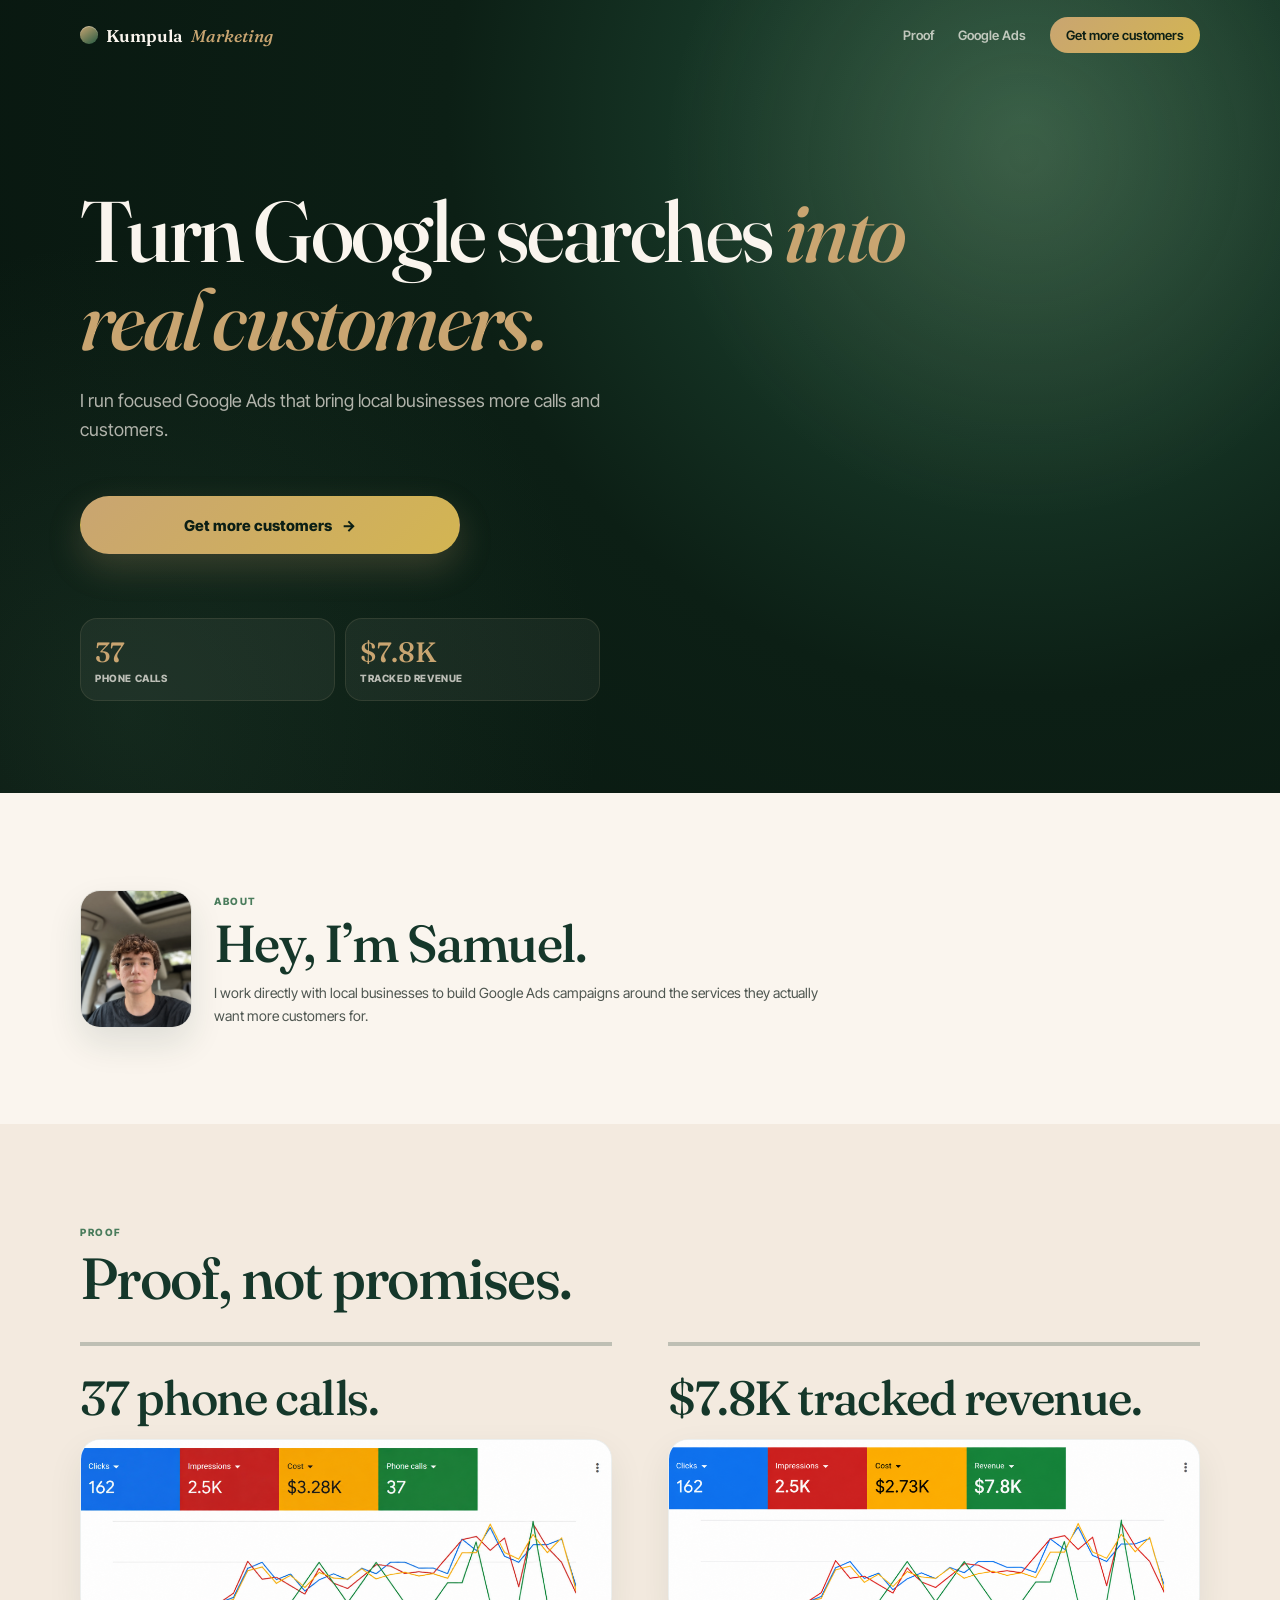
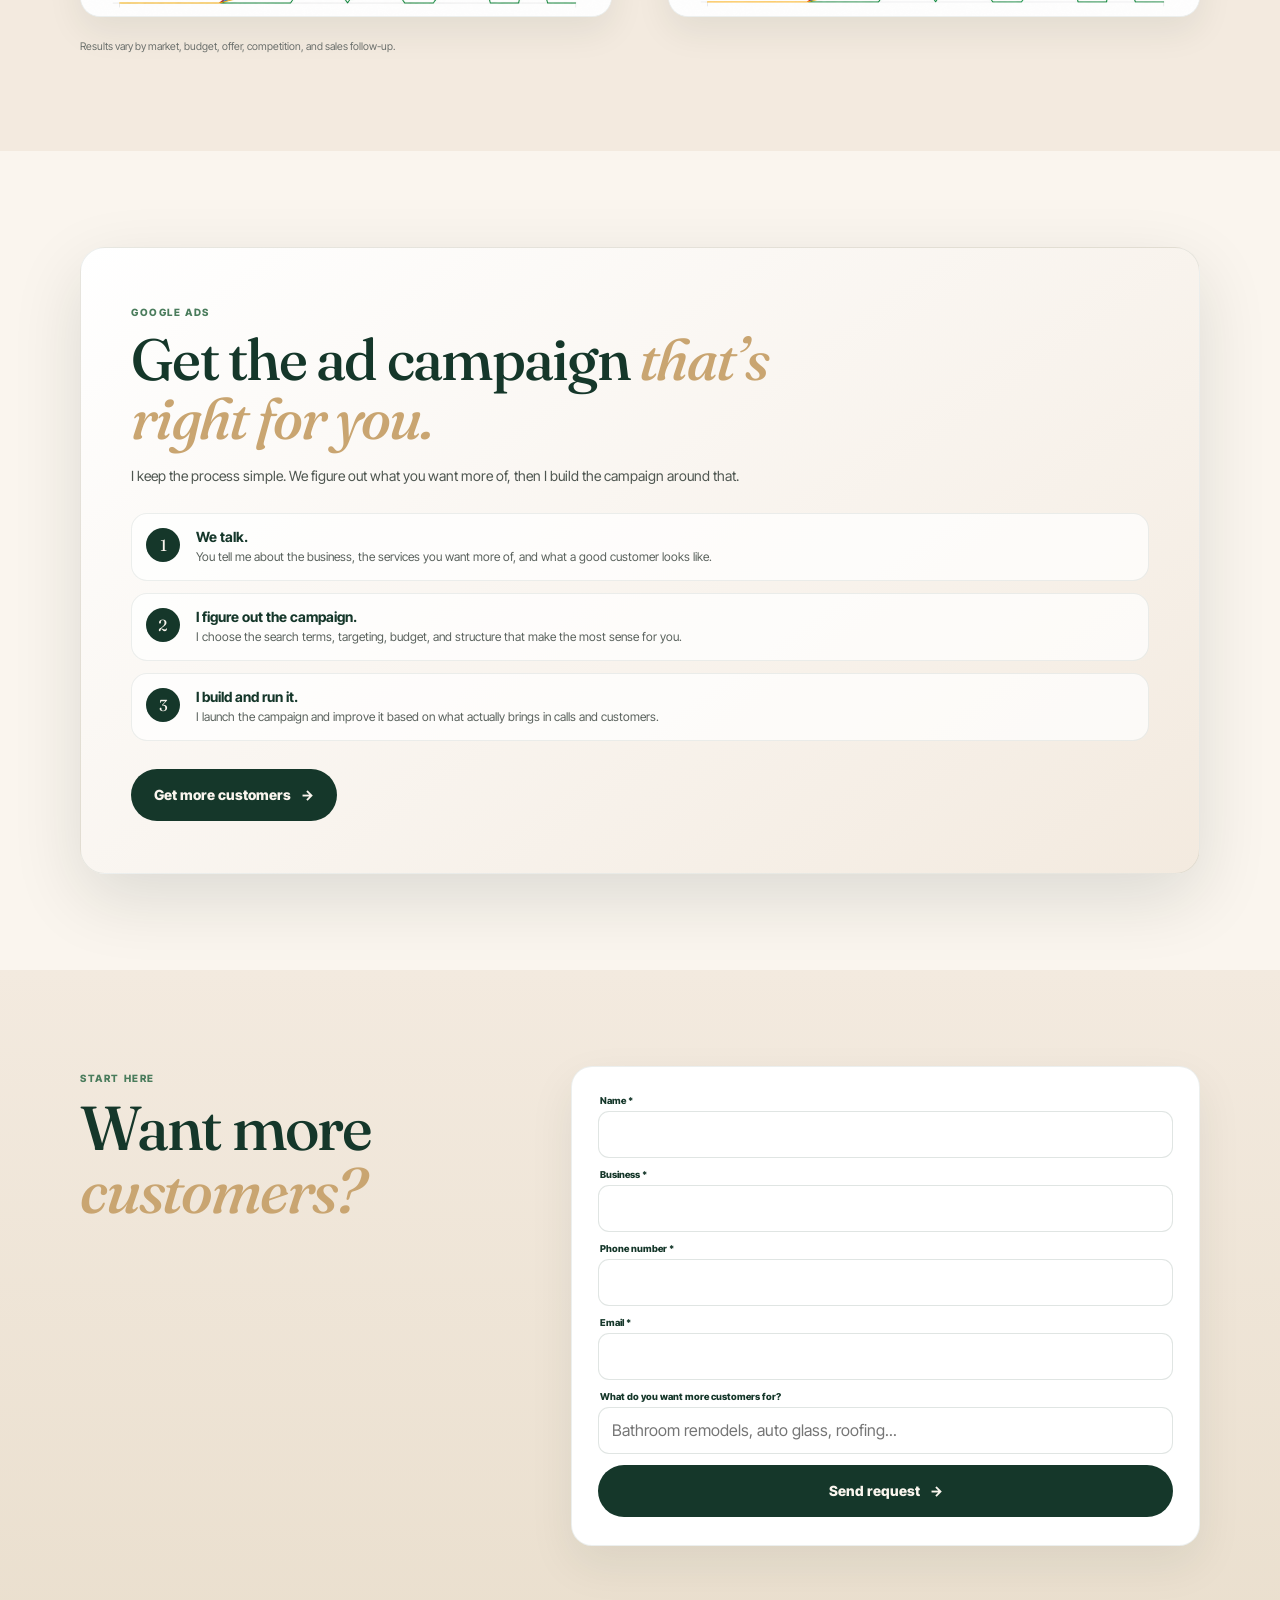
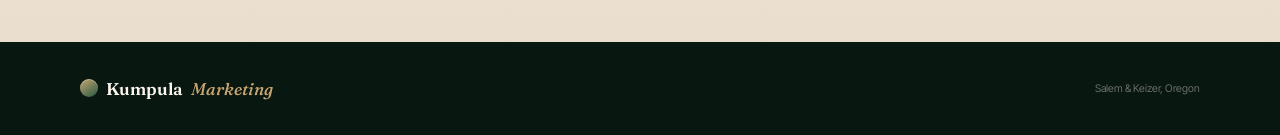
<file: index.html>
<!doctype html>
<html lang="en">
<head>
  <meta charset="utf-8">
  <meta name="viewport" content="width=device-width, initial-scale=1, viewport-fit=cover">
  <title>Kumpula Marketing | Google Ads for Local Businesses</title>
  <meta name="description" content="Kumpula Marketing helps local service businesses turn Google searches into phone calls, quote requests, and customers with focused Google Ads.">
  <meta name="theme-color" content="#0c1f15">
  <link rel="icon" href="data:image/svg+xml,<svg xmlns='http://www.w3.org/2000/svg' viewBox='0 0 100 100'><text y='.9em' font-size='90'>🌿</text></svg>">
  <link rel="preconnect" href="https://fonts.googleapis.com">
  <link rel="preconnect" href="https://fonts.gstatic.com" crossorigin>
  <link href="https://fonts.googleapis.com/css2?family=Fraunces:ital,opsz,wght@0,9..144,500;0,9..144,600;0,9..144,700;1,9..144,500;1,9..144,600&family=Inter+Tight:wght@400;500;600;700;800&display=swap" rel="stylesheet">
  <link rel="stylesheet" href="style.css">
</head>
<body>
  <header class="navbar" id="navbar">
    <div class="nav-inner">
      <a class="brand" href="#top" aria-label="Kumpula Marketing home"><span class="brand-dot"></span>Kumpula <em>Marketing</em></a>
      <nav class="desktop-nav" aria-label="Primary navigation">
        <a href="#proof">Proof</a>
        <a href="#offer">Google Ads</a>
        <a class="nav-cta" href="#contact">Get more customers</a>
      </nav>
      <button class="hamburger" type="button" aria-label="Open menu" aria-expanded="false"><span></span><span></span><span></span></button>
    </div>
    <nav class="mobile-menu" aria-label="Mobile navigation">
      <a href="#proof">Proof</a>
      <a href="#offer">Google Ads</a>
      <a href="#contact">Get more customers</a>
    </nav>
  </header>

  <main id="top">
    <section class="hero">
      <div class="hero-glow" aria-hidden="true"></div>
      <div class="container hero-inner">
        <div class="hero-copy reveal">
          <h1>Turn Google searches <em>into real customers.</em></h1>
          <p>I run focused Google Ads that bring local businesses more calls and customers.</p>
          <div class="hero-actions">
            <a class="btn btn-gold hero-cta" href="#contact">Get more customers <span>→</span></a>
          </div>
        </div>

        <div class="proof-bar reveal" aria-label="Campaign highlights">
          <div><strong>37</strong><span>Phone calls</span></div>
          <div><strong>$7.8K</strong><span>Tracked revenue</span></div>
        </div>
      </div>
    </section>

    <section class="about section" id="about">
      <div class="container about-grid">
        <div class="about-photo-wrap reveal">
          <img src="samuel-portrait.webp" alt="Samuel Kumpula of Kumpula Marketing" class="about-photo" loading="lazy" onerror="this.parentElement.style.display='none'">
        </div>
        <div class="about-copy reveal">
          <span class="section-kicker">About</span>
          <h2>Hey, I’m Samuel.</h2>
          <p>I work directly with local businesses to build Google Ads campaigns around the services they actually want more customers for.</p>
        </div>
      </div>
    </section>

    <section class="results section" id="proof">
      <div class="container">
        <div class="section-head reveal">
          <span>Proof</span>
          <h2>Proof, not promises.</h2>
        </div>

        <div class="proof-grid">
          <article class="proof-card reveal">
            <h3>37 phone calls.</h3>
            <figure><img src="auto-glass-google-ads.png" alt="Google Ads campaign dashboard showing 37 phone calls" loading="lazy"></figure>
          </article>

          <article class="proof-card reveal">
            <h3>$7.8K tracked revenue.</h3>
            <figure><img src="zh-homes-google-ads.png" alt="Google Ads dashboard showing $7.8K in tracked revenue" loading="lazy"></figure>
          </article>
        </div>

        <p class="results-note reveal">Results vary by market, budget, offer, competition, and sales follow-up.</p>
      </div>
    </section>

    <section class="offer section" id="offer">
      <div class="container offer-card reveal">
        <span class="section-kicker">Google Ads</span>
        <h2>Get the ad campaign <em>that’s right for you.</em></h2>
        <p>I keep the process simple. We figure out what you want more of, then I build the campaign around that.</p>
        <ol class="offer-steps" aria-label="How the Google Ads process works">
          <li><strong>We talk.</strong><span>You tell me about the business, the services you want more of, and what a good customer looks like.</span></li>
          <li><strong>I figure out the campaign.</strong><span>I choose the search terms, targeting, budget, and structure that make the most sense for you.</span></li>
          <li><strong>I build and run it.</strong><span>I launch the campaign and improve it based on what actually brings in calls and customers.</span></li>
        </ol>
        <a class="btn btn-forest" href="#contact">Get more customers <span>→</span></a>
      </div>
    </section>

    <section class="contact section" id="contact">
      <div class="container contact-grid">
        <div class="contact-copy reveal">
          <span class="section-kicker">Start here</span>
          <h2>Want more <em>customers?</em></h2>
        </div>

        <form class="lead-form reveal" id="leadForm">
          <label><span>Name *</span><input type="text" name="name" autocomplete="name" required></label>
          <label><span>Business *</span><input type="text" name="business" autocomplete="organization" required></label>
          <label><span>Phone number *</span><input type="tel" name="phone" autocomplete="tel" required></label>
          <label><span>Email *</span><input type="email" name="email" autocomplete="email" required></label>
          <label><span>What do you want more customers for?</span><input type="text" name="service" placeholder="Bathroom remodels, auto glass, roofing..."></label>
          <button class="btn btn-forest form-submit" type="submit">Send request <span>→</span></button>
          <div class="form-status" id="formStatus" role="status" aria-live="polite"></div>
        </form>
      </div>
    </section>
  </main>

  <footer class="footer">
    <div class="container footer-inner">
      <a class="brand" href="#top"><span class="brand-dot"></span>Kumpula <em>Marketing</em></a>
      <span>Salem &amp; Keizer, Oregon</span>
    </div>
  </footer>

  <a class="mobile-cta" href="#contact">Get more customers <span>→</span></a>
  <script src="script.js"></script>
</body>
</html>
</file>
<file: style.css>
:root{
  --forest-deep:#0c1f15;
  --forest:#15372a;
  --forest-mid:#245a42;
  --sage:#4a7c5c;
  --tan:#d4b896;
  --tan-warm:#c9a571;
  --cream:#faf5ee;
  --paper:#f3eadf;
  --white:#fff;
  --text:#181b19;
  --muted:#6b706c;
  --display:'Fraunces',Georgia,serif;
  --body:'Inter Tight',system-ui,sans-serif;
  --shadow:0 24px 70px rgba(12,31,21,.12);
}
*{box-sizing:border-box;margin:0;padding:0}
html{scroll-behavior:smooth}
body{font-family:var(--body);color:var(--text);background:var(--cream);-webkit-font-smoothing:antialiased;overflow-x:hidden}
a{color:inherit;text-decoration:none}
img{display:block;max-width:100%}
button,input{font:inherit}
.container{width:min(1120px,calc(100% - 36px));margin:0 auto}
.section{padding:72px 0}

.navbar{position:fixed;inset:0 0 auto;z-index:1000;transition:.25s ease}
.navbar.scrolled{background:rgba(12,31,21,.94);backdrop-filter:blur(14px);border-bottom:1px solid rgba(212,184,150,.12)}
.nav-inner{width:min(1120px,calc(100% - 36px));margin:auto;min-height:70px;display:flex;align-items:center;justify-content:space-between;gap:20px}
.brand{display:inline-flex;align-items:center;gap:8px;color:var(--cream);font-family:var(--display);font-size:17px;font-weight:600;white-space:nowrap}
.brand em{color:var(--tan-warm);font-style:italic;font-weight:500}
.brand-dot{width:18px;height:18px;border-radius:50%;background:linear-gradient(145deg,var(--tan-warm),var(--forest-mid));box-shadow:inset 0 1px 0 rgba(255,255,255,.3)}
.desktop-nav{display:none;align-items:center;gap:24px}
.desktop-nav>a{color:rgba(250,245,238,.72);font-size:13px;font-weight:600}
.desktop-nav>a:hover{color:var(--cream)}
.nav-cta{padding:10px 16px;border-radius:999px;background:linear-gradient(135deg,var(--tan-warm),#d3b552)!important;color:var(--forest-deep)!important}
.hamburger{width:42px;height:42px;display:grid;place-content:center;gap:5px;background:none;border:0;cursor:pointer}
.hamburger span{width:22px;height:2px;background:var(--tan);transition:.2s ease}
.hamburger.active span:nth-child(1){transform:translateY(7px) rotate(45deg)}
.hamburger.active span:nth-child(2){opacity:0}
.hamburger.active span:nth-child(3){transform:translateY(-7px) rotate(-45deg)}
.mobile-menu{display:none;padding:0 18px 18px;background:rgba(12,31,21,.97);border-bottom:1px solid rgba(212,184,150,.12)}
.mobile-menu.open{display:grid}
.mobile-menu a{padding:15px;color:var(--cream);border-bottom:1px solid rgba(212,184,150,.08);font-weight:700}

.hero{position:relative;overflow:hidden;background:radial-gradient(circle at 80% 15%,#23523b 0%,var(--forest-deep) 47%,#08160f 100%);color:var(--cream)}
.hero-glow{position:absolute;inset:0;pointer-events:none;background:radial-gradient(circle at 80% 20%,rgba(212,184,150,.14),transparent 30%),radial-gradient(circle at 10% 90%,rgba(74,124,92,.17),transparent 35%)}
.hero-inner{position:relative;z-index:1;padding:132px 0 72px}
.hero-copy{max-width:860px}
h1,h2,h3{font-family:var(--display);font-weight:500;letter-spacing:-.03em;line-height:1.02}
.hero h1{font-size:clamp(48px,13vw,86px);max-width:850px}
.hero h1 em,.offer-card h2 em,.contact-copy h2 em{color:var(--tan-warm);font-style:italic}
.hero-copy>p{max-width:580px;margin-top:24px;color:rgba(250,245,238,.69);font-size:16px;line-height:1.58}
.hero-actions{margin-top:46px;max-width:none;width:100%}
.btn{min-height:52px;padding:14px 22px;border-radius:999px;display:inline-flex;align-items:center;justify-content:center;gap:10px;font-size:14px;font-weight:800;border:1px solid transparent;transition:transform .2s ease}
.btn:hover{transform:translateY(-2px)}
.btn-gold{background:linear-gradient(135deg,var(--tan-warm),#d3b552);color:var(--forest-deep);box-shadow:0 14px 34px rgba(201,165,113,.22)}
.hero-cta{width:100%;min-height:58px;font-size:15px}
.btn-forest{background:var(--forest);color:var(--cream)}
.proof-bar{display:grid;grid-template-columns:1fr 1fr;gap:8px;margin-top:60px;max-width:520px}
.proof-bar>div{padding:16px 14px;border-radius:17px;background:rgba(250,245,238,.05);border:1px solid rgba(212,184,150,.12)}
.proof-bar strong{font-family:var(--display);font-size:28px;color:var(--tan-warm);font-weight:500}
.proof-bar span{display:block;font-size:10px;font-weight:800;margin-top:3px;text-transform:uppercase;letter-spacing:.06em;color:rgba(250,245,238,.72)}

.about{background:var(--cream);padding:68px 0}
.about-grid{display:grid;grid-template-columns:112px 1fr;gap:22px;align-items:center}
.about-photo-wrap{width:112px}
.about-photo{width:112px;height:138px;object-fit:cover;object-position:center top;border-radius:20px;border:1px solid rgba(21,55,42,.1);box-shadow:0 16px 34px rgba(21,55,42,.11)}
.about-copy h2{font-size:clamp(34px,9vw,52px);color:var(--forest);margin-top:8px}
.about-copy p{margin-top:12px;color:#4e5650;font-size:14px;line-height:1.62;max-width:630px}

.results{background:var(--paper)}
.section-head{margin-bottom:34px}
.section-head>span,.section-kicker{font-size:10px;letter-spacing:.16em;text-transform:uppercase;color:var(--sage);font-weight:800}
.section-head h2{font-size:clamp(38px,10vw,58px);color:var(--forest);margin-top:9px}
.proof-grid{display:grid;gap:44px}
.proof-card{padding-top:24px;border-top:4px solid rgba(21,55,42,.24)}
.proof-card h3{font-size:clamp(34px,9vw,48px);color:var(--forest);margin-bottom:16px}
.proof-card figure{overflow:hidden;border-radius:16px;background:#fff;border:1px solid rgba(21,55,42,.08);box-shadow:0 14px 35px rgba(21,55,42,.08)}
.proof-card figure img{width:100%;aspect-ratio:3/1;object-fit:cover}
.results-note{margin-top:22px;color:var(--muted);font-size:10.5px;line-height:1.5}

.offer{background:var(--cream)}
.offer-card{padding:28px 20px;border-radius:25px;background:linear-gradient(145deg,#fff,var(--paper));border:1px solid rgba(21,55,42,.08);box-shadow:var(--shadow)}
.offer-card h2{font-size:clamp(38px,10vw,58px);color:var(--forest);max-width:760px;margin-top:10px}
.offer-card>p{margin-top:15px;max-width:650px;color:#4e5650;font-size:14px;line-height:1.65}
.offer-steps{list-style:none;counter-reset:steps;display:grid;gap:12px;margin:26px 0 28px}
.offer-steps li{counter-increment:steps;display:grid;grid-template-columns:38px 1fr;column-gap:12px;row-gap:3px;align-items:start;padding:14px;border-radius:16px;background:rgba(255,255,255,.72);border:1px solid rgba(21,55,42,.08)}
.offer-steps li::before{content:counter(steps);grid-row:1/3;width:34px;height:34px;border-radius:50%;display:grid;place-items:center;background:var(--forest);color:var(--cream);font-family:var(--display);font-size:16px}
.offer-steps strong{color:var(--forest);font-size:14px}
.offer-steps span{color:#5a625d;font-size:12px;line-height:1.5}
.offer-card>.btn{width:100%}

.contact{background:linear-gradient(180deg,var(--paper),#eadfce)}
.contact-grid{display:grid;gap:26px}
.contact-copy h2{font-size:clamp(42px,11vw,62px);color:var(--forest);margin-top:10px}
.lead-form{padding:20px 17px;border-radius:21px;background:#fff;border:1px solid rgba(21,55,42,.08);box-shadow:0 18px 45px rgba(21,55,42,.08)}
.lead-form label{display:block;margin-bottom:11px}
.lead-form label>span{display:block;margin:0 0 5px 2px;color:var(--forest);font-size:9.5px;font-weight:800}
.lead-form input{width:100%;min-height:47px;padding:12px 13px;border-radius:11px;border:1px solid rgba(21,55,42,.13);outline:none;color:var(--text);background:#fff}
.lead-form input:focus{border-color:var(--sage);box-shadow:0 0 0 4px rgba(74,124,92,.08)}
.form-submit{width:100%;border:0;cursor:pointer}
.form-status{display:none;margin-top:10px;padding:10px 11px;border-radius:10px;font-size:11px;font-weight:700}
.form-status.show{display:block}
.form-status.success{background:rgba(74,124,92,.11);color:var(--forest)}
.form-status.error{background:rgba(177,67,47,.1);color:#963d2e}

.footer{padding:36px 0 92px;background:#08170f}
.footer-inner{display:flex;align-items:center;justify-content:center;flex-direction:column;gap:11px}
.footer-inner>span{font-size:10.5px;color:rgba(250,245,238,.4)}
.mobile-cta{position:fixed;z-index:1200;left:50%;right:auto;transform:translateX(-50%);width:calc(100% - 32px);max-width:420px;bottom:max(12px,env(safe-area-inset-bottom));min-height:54px;padding:14px 18px;border-radius:999px;background:linear-gradient(135deg,var(--tan-warm),#d3b552);color:var(--forest-deep);display:flex;align-items:center;justify-content:center;gap:8px;text-align:center;font-size:13px;font-weight:800;box-shadow:0 18px 42px rgba(0,0,0,.28)}
.reveal{opacity:0;transform:translateY(18px);transition:opacity .65s cubic-bezier(.16,1,.3,1),transform .65s cubic-bezier(.16,1,.3,1)}
.reveal.visible{opacity:1;transform:none}

@media(max-width:639px){
  .hero-inner{padding-top:146px;padding-bottom:78px}
  .hero-actions{margin-top:52px}
  .proof-bar{margin-top:64px}
}
@media(min-width:640px){
  .container,.nav-inner{width:min(1120px,calc(100% - 64px))}
  .section{padding:96px 0}
  .hero-inner{padding:158px 0 80px}
  .hero-actions{margin-top:52px}
  .proof-bar{gap:10px;margin-top:64px}
  .offer-card{padding:40px 36px}
  .offer-card>.btn{width:auto}
  .contact-grid{gap:40px}
  .lead-form{padding:28px 26px}
}
@media(min-width:900px){
  .desktop-nav{display:flex}
  .hamburger,.mobile-menu{display:none!important}
  .hero-inner{padding:188px 0 92px}
  .hero-copy>p{font-size:18px}
  .hero-actions{max-width:380px}
  .proof-grid{grid-template-columns:1fr 1fr;gap:56px}
  .proof-card{padding-top:28px}
  .proof-card figure{border-radius:20px}
  .offer-card{padding:52px 50px}
  .contact-grid{grid-template-columns:.8fr 1.2fr;gap:72px;align-items:start}
  .contact-copy{position:sticky;top:120px}
  .mobile-cta{display:none}
  .footer{padding-bottom:36px}
  .footer-inner{flex-direction:row;justify-content:space-between}
}
@media(prefers-reduced-motion:reduce){html{scroll-behavior:auto}.reveal{opacity:1;transform:none;transition:none}}
</file>
